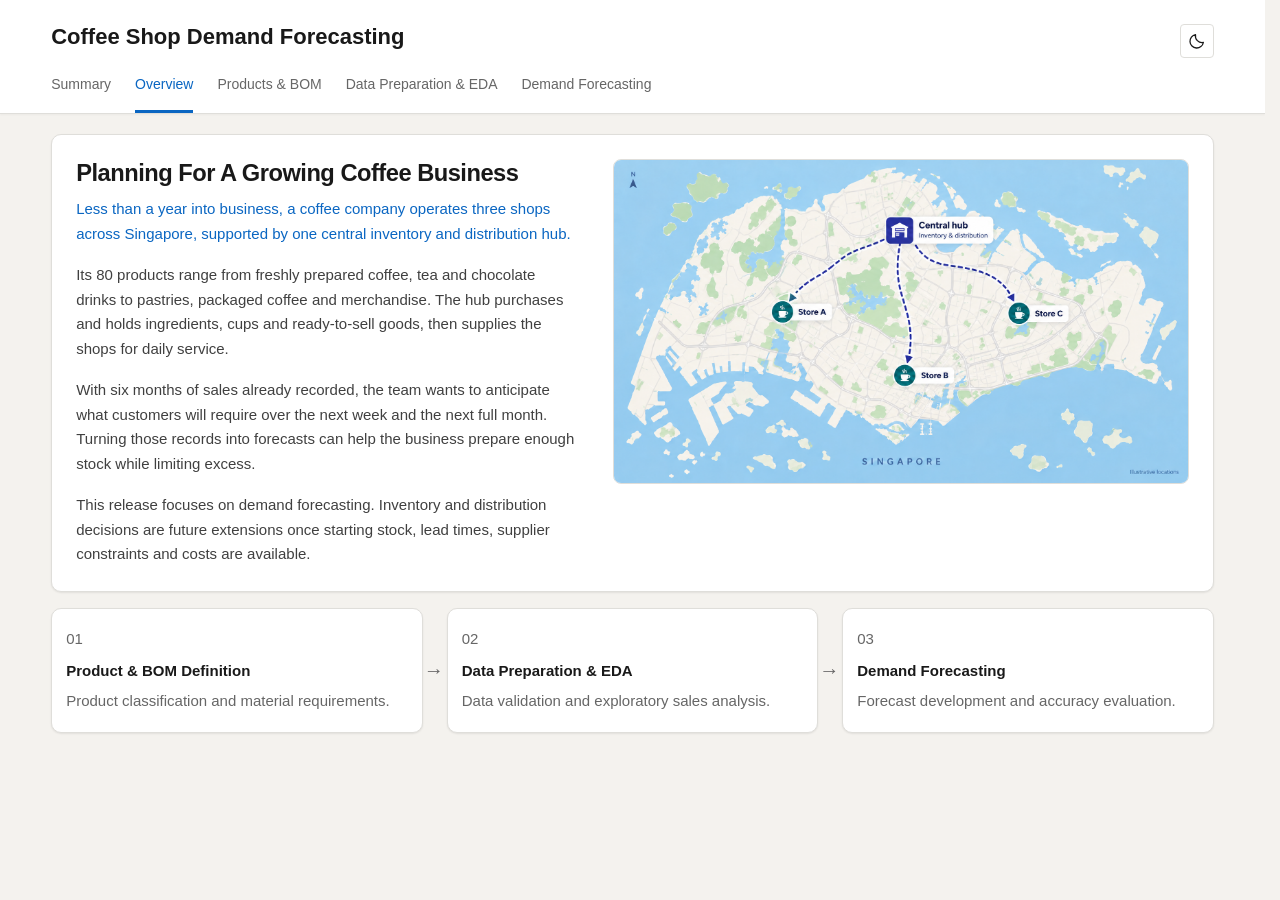
<file: docs/index.html>
<!doctype html><html lang="en"><head><meta charset="utf-8"><meta name="viewport" content="width=device-width,initial-scale=1"><meta name="description" content="Weekly and monthly demand forecasting for a hypothetical three-outlet coffee business in Singapore."><title>Coffee Shop Demand Forecasting</title>
<script>try{document.documentElement.dataset.theme=localStorage.getItem("coffee-theme")||"light"}catch(e){}</script><link rel="stylesheet" href="assets/app.css?v=20260920e"><link rel="stylesheet" href="assets/notebook.css"><link rel="stylesheet" href="assets/presentation.css?v=v10-f4afc1be"></head><body>
<header class="topbar">
<div class="topbar-inner"><a class="brand" href="#overview">Coffee Shop Demand Forecasting</a>
<nav aria-label="Main navigation"><a href="#presentation" id="nav-presentation">Summary</a><a href="#overview" id="nav-overview">Overview</a><a href="#materials" id="nav-materials">Products &amp; BOM</a><a href="#data" id="nav-data">Data Preparation &amp; EDA</a><a href="#forecasting" id="nav-forecasting">Demand Forecasting</a></nav>
<button id="theme-toggle" class="theme-toggle" type="button" aria-label="Switch to dark mode"><svg viewBox="0 0 24 24" aria-hidden="true">
<path d="M20.5 14A9 9 0 0 1 10 3.5 9 9 0 1 0 20.5 14Z"/></svg></button></div></header>
<main><section id="presentation" class="hidden presentation-page" aria-label="Project summary"><p role="status">Loading summary…</p></section><!-- OVERVIEW START --><section id="overview" class="hidden overview-page">
<article class="ov-story" aria-labelledby="ov-story-title">
<div class="ov-story-layout"><div class="ov-story-copy">
<h1 id="ov-story-title">Planning For A Growing Coffee Business</h1>
<p>Less than a year into business, a coffee company operates three shops across Singapore, supported by one central inventory and distribution hub.</p>
<p>Its 80 products range from freshly prepared coffee, tea and chocolate drinks to pastries, packaged coffee and merchandise. The hub purchases and holds ingredients, cups and ready-to-sell goods, then supplies the shops for daily service.</p>
<p>With six months of sales already recorded, the team wants to anticipate what customers will require over the next week and the next full month. Turning those records into forecasts can help the business prepare enough stock while limiting excess.</p>
<p>This release focuses on demand forecasting. Inventory and distribution decisions are future extensions once starting stock, lead times, supplier constraints and costs are available.</p>
</div><figure class="ov-story-picture"><img src="images/singapore-distribution-network.png" width="1672" height="941" alt="Illustrative Singapore map: a central inventory and distribution hub supplies three stores. Arrows run from the hub to Store A, Store B and Store C." fetchpriority="high"></figure></div>
<ol class="ov-roadmap" aria-label="Project analysis roadmap">
<li><a class="ov-process" href="#materials"><span class="ov-step">01</span><h2>Product &amp; BOM Definition</h2><p>Product classification and material requirements.</p></a></li>
<li><a class="ov-process" href="#data"><span class="ov-step">02</span><h2>Data Preparation &amp; EDA</h2><p>Data validation and exploratory sales analysis.</p></a></li>
<li><a class="ov-process" href="#forecasting"><span class="ov-step">03</span><h2>Demand Forecasting</h2><p>Forecast development and accuracy evaluation.</p></a></li>
</ol>
</article></section><!-- OVERVIEW END -->
<p id="status" role="status">Loading analysis…</p>
<section id="data" class="hidden"><div id="data-notebook" class="notebook-layout"></div></section>
<section id="forecasting" class="hidden" aria-label="Demand forecasting"><div id="notebook" class="notebook-layout"></div></section>
<!-- BOM DRAFT START --><section id="materials" class="hidden bom-page">
<h2>1. Start with what the shops sell</h2>
<p>The three shops offer 80 products across nine categories, from freshly made drinks to pastries, packaged goods and merchandise. Before the central hub can plan its stock, we need to distinguish what arrives ready to sell from what the team prepares at the counter. There are 39 ready-to-sell products and 41 prepared drinks. A pastry sale uses one stocked pastry; a drink sale uses ingredients and packaging. That difference determines what the hub needs to buy.</p><div class="scroll"><table><thead><tr><th scope="col">Category</th><th scope="col">Products</th><th scope="col">How it is sold</th><th scope="col">What we stock</th></tr></thead><tbody><tr><td>Coffee</td><td>21</td><td>Prepare on site</td><td>Ingredients + cups / lids</td></tr><tr><td>Tea</td><td>16</td><td>Prepare on site</td><td>Ingredients + cups / lids</td></tr><tr><td>Drinking Chocolate</td><td>4</td><td>Prepare on site</td><td>Ingredients + cups / lids</td></tr><tr><td>Bakery</td><td>11</td><td>Buy and resell</td><td>Product itself</td></tr><tr><td>Coffee beans</td><td>10</td><td>Buy and resell</td><td>Product itself</td></tr><tr><td>Loose Tea</td><td>8</td><td>Buy and resell</td><td>Product itself</td></tr><tr><td>Packaged Chocolate</td><td>3</td><td>Buy and resell</td><td>Product itself</td></tr><tr><td>Flavours</td><td>4</td><td>Buy and resell</td><td>Product itself</td></tr><tr><td>Branded</td><td>3</td><td>Buy and resell</td><td>Product itself</td></tr></tbody></table></div><h2>2. Connect each product to what the hub stocks</h2><p>The categories give us the broad picture; the next step is to identify the stock behind each individual product. A bill of materials (BOM) lists the quantities needed for one sale. For example, a Latte uses beans, milk, a cup and a lid, while a ready-to-sell item maps directly to the product itself.</p><p>The tables below use the project’s defined recipes. Sm, Rg and Lg mean Small, Regular and Large. Shared ingredients appear in more than one recipe because the hub must supply them for all the drinks that use them.</p><h3>Coffee</h3><div class="scroll"><table class="product-bom-table"><colgroup><col style="width:7%"><col style="width:29%"><col style="width:64%"></colgroup><thead><tr><th scope="col">ID</th><th scope="col">Product</th><th scope="col">Stock required per sale</th></tr></thead><tbody><tr><td>22</td><td>Our Old Time Diner Blend Sm</td><td>Our Old Time Diner Blend brewing beans: 13.3 g; Small cup: 1 unit; Small lid: 1 unit</td></tr><tr><td>23</td><td>Our Old Time Diner Blend Rg</td><td>Our Old Time Diner Blend brewing beans: 20 g; Regular cup: 1 unit; Regular lid: 1 unit</td></tr><tr><td>24</td><td>Our Old Time Diner Blend Lg</td><td>Our Old Time Diner Blend brewing beans: 26.7 g; Large cup: 1 unit; Large lid: 1 unit</td></tr><tr><td>25</td><td>Brazilian Sm</td><td>Brazilian brewing beans: 13.3 g; Small cup: 1 unit; Small lid: 1 unit</td></tr><tr><td>26</td><td>Brazilian Rg</td><td>Brazilian brewing beans: 20 g; Regular cup: 1 unit; Regular lid: 1 unit</td></tr><tr><td>27</td><td>Brazilian Lg</td><td>Brazilian brewing beans: 26.7 g; Large cup: 1 unit; Large lid: 1 unit</td></tr><tr><td>28</td><td>Columbian Medium Roast Sm</td><td>Columbian Medium Roast brewing beans: 13.3 g; Small cup: 1 unit; Small lid: 1 unit</td></tr><tr><td>29</td><td>Columbian Medium Roast Rg</td><td>Columbian Medium Roast brewing beans: 20 g; Regular cup: 1 unit; Regular lid: 1 unit</td></tr><tr><td>30</td><td>Columbian Medium Roast Lg</td><td>Columbian Medium Roast brewing beans: 26.7 g; Large cup: 1 unit; Large lid: 1 unit</td></tr><tr><td>31</td><td>Ethiopia Sm</td><td>Ethiopia brewing beans: 13.3 g; Small cup: 1 unit; Small lid: 1 unit</td></tr><tr><td>32</td><td>Ethiopia Rg</td><td>Ethiopia brewing beans: 20 g; Regular cup: 1 unit; Regular lid: 1 unit</td></tr><tr><td>33</td><td>Ethiopia Lg</td><td>Ethiopia brewing beans: 26.7 g; Large cup: 1 unit; Large lid: 1 unit</td></tr><tr><td>34</td><td>Jamaican Coffee River Sm</td><td>Jamaican Coffee River brewing beans: 13.3 g; Small cup: 1 unit; Small lid: 1 unit</td></tr><tr><td>35</td><td>Jamaican Coffee River Rg</td><td>Jamaican Coffee River brewing beans: 20 g; Regular cup: 1 unit; Regular lid: 1 unit</td></tr><tr><td>36</td><td>Jamaican Coffee River Lg</td><td>Jamaican Coffee River brewing beans: 26.7 g; Large cup: 1 unit; Large lid: 1 unit</td></tr><tr><td>37</td><td>Espresso shot</td><td>House espresso beans: 18 g; Espresso cup: 1 unit</td></tr><tr><td>38</td><td>Latte Sm</td><td>House espresso beans: 18 g; Dairy milk: 180 ml; Small cup: 1 unit; Small lid: 1 unit</td></tr><tr><td>39</td><td>Latte Rg</td><td>House espresso beans: 18 g; Dairy milk: 240 ml; Regular cup: 1 unit; Regular lid: 1 unit</td></tr><tr><td>40</td><td>Cappuccino Sm</td><td>House espresso beans: 18 g; Dairy milk: 120 ml; Small cup: 1 unit; Small lid: 1 unit</td></tr><tr><td>41</td><td>Cappuccino Lg</td><td>House espresso beans: 18 g; Dairy milk: 240 ml; Large cup: 1 unit; Large lid: 1 unit</td></tr><tr><td>87</td><td>Ouro Brasileiro shot</td><td>Ouro Brasileiro espresso beans: 18 g; Espresso cup: 1 unit</td></tr></tbody></table></div><h3>Tea</h3><div class="scroll"><table class="product-bom-table"><colgroup><col style="width:7%"><col style="width:29%"><col style="width:64%"></colgroup><thead><tr><th scope="col">ID</th><th scope="col">Product</th><th scope="col">Stock required per sale</th></tr></thead><tbody><tr><td>42</td><td>Lemon Grass Rg</td><td>Lemon Grass brewing tea: 3 g; Regular cup: 1 unit; Regular lid: 1 unit</td></tr><tr><td>43</td><td>Lemon Grass Lg</td><td>Lemon Grass brewing tea: 4 g; Large cup: 1 unit; Large lid: 1 unit</td></tr><tr><td>44</td><td>Peppermint Rg</td><td>Peppermint brewing tea: 3 g; Regular cup: 1 unit; Regular lid: 1 unit</td></tr><tr><td>45</td><td>Peppermint Lg</td><td>Peppermint brewing tea: 4 g; Large cup: 1 unit; Large lid: 1 unit</td></tr><tr><td>46</td><td>Serenity Green Tea Rg</td><td>Serenity Green Tea brewing tea: 3 g; Regular cup: 1 unit; Regular lid: 1 unit</td></tr><tr><td>47</td><td>Serenity Green Tea Lg</td><td>Serenity Green Tea brewing tea: 4 g; Large cup: 1 unit; Large lid: 1 unit</td></tr><tr><td>48</td><td>English Breakfast Rg</td><td>English Breakfast brewing tea: 3 g; Regular cup: 1 unit; Regular lid: 1 unit</td></tr><tr><td>49</td><td>English Breakfast Lg</td><td>English Breakfast brewing tea: 4 g; Large cup: 1 unit; Large lid: 1 unit</td></tr><tr><td>50</td><td>Earl Grey Rg</td><td>Earl Grey brewing tea: 3 g; Regular cup: 1 unit; Regular lid: 1 unit</td></tr><tr><td>51</td><td>Earl Grey Lg</td><td>Earl Grey brewing tea: 4 g; Large cup: 1 unit; Large lid: 1 unit</td></tr><tr><td>52</td><td>Traditional Blend Chai Rg</td><td>Traditional Blend Chai brewing tea: 3 g; Regular cup: 1 unit; Regular lid: 1 unit</td></tr><tr><td>53</td><td>Traditional Blend Chai Lg</td><td>Traditional Blend Chai brewing tea: 4 g; Large cup: 1 unit; Large lid: 1 unit</td></tr><tr><td>54</td><td>Morning Sunrise Chai Rg</td><td>Morning Sunrise Chai brewing tea: 3 g; Regular cup: 1 unit; Regular lid: 1 unit</td></tr><tr><td>55</td><td>Morning Sunrise Chai Lg</td><td>Morning Sunrise Chai brewing tea: 4 g; Large cup: 1 unit; Large lid: 1 unit</td></tr><tr><td>56</td><td>Spicy Eye Opener Chai Rg</td><td>Spicy Eye Opener Chai brewing tea: 3 g; Regular cup: 1 unit; Regular lid: 1 unit</td></tr><tr><td>57</td><td>Spicy Eye Opener Chai Lg</td><td>Spicy Eye Opener Chai brewing tea: 4 g; Large cup: 1 unit; Large lid: 1 unit</td></tr></tbody></table></div><h3>Drinking Chocolate</h3><div class="scroll"><table class="product-bom-table"><colgroup><col style="width:7%"><col style="width:29%"><col style="width:64%"></colgroup><thead><tr><th scope="col">ID</th><th scope="col">Product</th><th scope="col">Stock required per sale</th></tr></thead><tbody><tr><td>58</td><td>Dark chocolate Rg</td><td>Dark chocolate premix: 25 g; Dairy milk: 240 ml; Regular cup: 1 unit; Regular lid: 1 unit</td></tr><tr><td>59</td><td>Dark chocolate Lg</td><td>Dark chocolate premix: 35 g; Dairy milk: 360 ml; Large cup: 1 unit; Large lid: 1 unit</td></tr><tr><td>60</td><td>Sustainably Grown Organic Rg</td><td>Organic chocolate premix: 25 g; Dairy milk: 240 ml; Regular cup: 1 unit; Regular lid: 1 unit</td></tr><tr><td>61</td><td>Sustainably Grown Organic Lg</td><td>Organic chocolate premix: 35 g; Dairy milk: 360 ml; Large cup: 1 unit; Large lid: 1 unit</td></tr></tbody></table></div><h3>Bakery</h3><div class="scroll"><table class="product-bom-table"><colgroup><col style="width:7%"><col style="width:29%"><col style="width:64%"></colgroup><thead><tr><th scope="col">ID</th><th scope="col">Product</th><th scope="col">Stock required per sale</th></tr></thead><tbody><tr><td>69</td><td>Hazelnut Biscotti</td><td>Hazelnut Biscotti: 1 unit</td></tr><tr><td>70</td><td>Cranberry Scone</td><td>Cranberry Scone: 1 unit</td></tr><tr><td>71</td><td>Chocolate Croissant</td><td>Chocolate Croissant: 1 unit</td></tr><tr><td>72</td><td>Ginger Scone</td><td>Ginger Scone: 1 unit</td></tr><tr><td>73</td><td>Almond Croissant</td><td>Almond Croissant: 1 unit</td></tr><tr><td>74</td><td>Ginger Biscotti</td><td>Ginger Biscotti: 1 unit</td></tr><tr><td>75</td><td>Croissant</td><td>Croissant: 1 unit</td></tr><tr><td>76</td><td>Chocolate Chip Biscotti</td><td>Chocolate Chip Biscotti: 1 unit</td></tr><tr><td>77</td><td>Oatmeal Scone</td><td>Oatmeal Scone: 1 unit</td></tr><tr><td>78</td><td>Scottish Cream Scone</td><td>Scottish Cream Scone: 1 unit</td></tr><tr><td>79</td><td>Jumbo Savory Scone</td><td>Jumbo Savory Scone: 1 unit</td></tr></tbody></table></div><h3>Coffee beans</h3><div class="scroll"><table class="product-bom-table"><colgroup><col style="width:7%"><col style="width:29%"><col style="width:64%"></colgroup><thead><tr><th scope="col">ID</th><th scope="col">Product</th><th scope="col">Stock required per sale</th></tr></thead><tbody><tr><td>1</td><td>Brazilian - Organic</td><td>Brazilian - Organic: 1 unit</td></tr><tr><td>2</td><td>Our Old Time Diner Blend</td><td>Our Old Time Diner Blend: 1 unit</td></tr><tr><td>3</td><td>Espresso Roast</td><td>Espresso Roast: 1 unit</td></tr><tr><td>4</td><td>Primo Espresso Roast</td><td>Primo Espresso Roast: 1 unit</td></tr><tr><td>5</td><td>Columbian Medium Roast</td><td>Columbian Medium Roast: 1 unit</td></tr><tr><td>6</td><td>Ethiopia</td><td>Ethiopia: 1 unit</td></tr><tr><td>7</td><td>Jamacian Coffee River</td><td>Jamacian Coffee River: 1 unit</td></tr><tr><td>8</td><td>Civet Cat</td><td>Civet Cat: 1 unit</td></tr><tr><td>9</td><td>Organic Decaf Blend</td><td>Organic Decaf Blend: 1 unit</td></tr><tr><td>10</td><td>Guatemalan Sustainably Grown</td><td>Guatemalan Sustainably Grown: 1 unit</td></tr></tbody></table></div><h3>Loose Tea</h3><div class="scroll"><table class="product-bom-table"><colgroup><col style="width:7%"><col style="width:29%"><col style="width:64%"></colgroup><thead><tr><th scope="col">ID</th><th scope="col">Product</th><th scope="col">Stock required per sale</th></tr></thead><tbody><tr><td>11</td><td>Lemon Grass</td><td>Lemon Grass: 1 unit</td></tr><tr><td>12</td><td>Peppermint</td><td>Peppermint: 1 unit</td></tr><tr><td>13</td><td>English Breakfast</td><td>English Breakfast: 1 unit</td></tr><tr><td>14</td><td>Earl Grey</td><td>Earl Grey: 1 unit</td></tr><tr><td>15</td><td>Serenity Green Tea</td><td>Serenity Green Tea: 1 unit</td></tr><tr><td>16</td><td>Traditional Blend Chai</td><td>Traditional Blend Chai: 1 unit</td></tr><tr><td>17</td><td>Morning Sunrise Chai</td><td>Morning Sunrise Chai: 1 unit</td></tr><tr><td>18</td><td>Spicy Eye Opener Chai</td><td>Spicy Eye Opener Chai: 1 unit</td></tr></tbody></table></div><h3>Packaged Chocolate</h3><div class="scroll"><table class="product-bom-table"><colgroup><col style="width:7%"><col style="width:29%"><col style="width:64%"></colgroup><thead><tr><th scope="col">ID</th><th scope="col">Product</th><th scope="col">Stock required per sale</th></tr></thead><tbody><tr><td>19</td><td>Dark chocolate</td><td>Dark chocolate: 1 unit</td></tr><tr><td>20</td><td>Sustainably Grown Organic</td><td>Sustainably Grown Organic: 1 unit</td></tr><tr><td>21</td><td>Chili Mayan</td><td>Chili Mayan: 1 unit</td></tr></tbody></table></div><h3>Flavours</h3><div class="scroll"><table class="product-bom-table"><colgroup><col style="width:7%"><col style="width:29%"><col style="width:64%"></colgroup><thead><tr><th scope="col">ID</th><th scope="col">Product</th><th scope="col">Stock required per sale</th></tr></thead><tbody><tr><td>63</td><td>Carmel syrup</td><td>Carmel syrup: 1 unit</td></tr><tr><td>64</td><td>Hazelnut syrup</td><td>Hazelnut syrup: 1 unit</td></tr><tr><td>65</td><td>Sugar Free Vanilla syrup</td><td>Sugar Free Vanilla syrup: 1 unit</td></tr><tr><td>84</td><td>Chocolate syrup</td><td>Chocolate syrup: 1 unit</td></tr></tbody></table></div><h3>Branded</h3><div class="scroll"><table class="product-bom-table"><colgroup><col style="width:7%"><col style="width:29%"><col style="width:64%"></colgroup><thead><tr><th scope="col">ID</th><th scope="col">Product</th><th scope="col">Stock required per sale</th></tr></thead><tbody><tr><td>81</td><td>I Need My Bean! T-shirt</td><td>I Need My Bean! T-shirt: 1 unit</td></tr><tr><td>82</td><td>I Need My Bean! Diner mug</td><td>I Need My Bean! Diner mug: 1 unit</td></tr><tr><td>83</td><td>I Need My Bean! Latte cup</td><td>I Need My Bean! Latte cup: 1 unit</td></tr></tbody></table></div></section><!-- BOM DRAFT END --></main>
<script src="assets/reading-position.js?v=20261011cleanup1"></script>
<script src="assets/forecast-reader.js?v=20261011cleanup1"></script>
<script src="assets/navigation.js?v=20261011cleanup1"></script>
<script src="assets/appearance.js?v=20261011cleanup1"></script><script src="assets/presentation.js?v=v10-summary1"></script></body></html>
</file>
<file: docs/assets/app.css>
* { box-sizing:border-box; }
:root { --canvas:#f4f2ee; --surface:#ffffff; --surface-subtle:#f3f6f8; --surface-hover:#e2f0fe; --ink:#191919; --text:#404040; --muted:#666666; --line:#dfdeda; --blue:#0a66c2; --blue-hover:#004182; --focus:#70b5f9; --on-accent:#ffffff; --card-shadow:0 1px 2px rgba(0,0,0,.08); --header-height:120px; --page-top-gap:16px; --table-border:#d9e0e6; --table-header:#e8f3ff; --table-header-ink:#16324a; --table-alt:#f7f7f5; }
html { overflow-y:scroll; scrollbar-gutter:stable; }
body { margin:0; font:15px/1.65 -apple-system,BlinkMacSystemFont,"Segoe UI",sans-serif; background:var(--canvas); color:var(--text); }
a { color:var(--blue); }
h1 { font-size:29px; line-height:1.3; font-weight:650; margin:0 0 8px; }
h2 { font-size:23px; line-height:1.4; font-weight:600; margin:24px 0 12px; }
h3 { font-size:18px; font-weight:600; color:var(--ink); }
p { margin:12px 0; }
.hidden { display:none!important; }
#status:empty { display:none; }
.topbar { display:block; padding:0; min-height:0; position:sticky; top:0; z-index:30; background:var(--surface); border-bottom:1px solid var(--line); }
.topbar-inner { position:relative; max-width:1440px; margin:auto; padding:22px calc(50px + 4vw) 0 4vw; display:flex; flex-direction:column; align-items:flex-start; gap:8px; }
.brand { font-weight:650; text-decoration:none; color:var(--ink); white-space:normal; font-size:22px; line-height:1.4; }
nav { display:flex; gap:28px; }
.topbar nav { flex-wrap:wrap; gap:0 24px; }
nav a { display:block; padding:12px 0 14px; border-bottom:3px solid transparent; text-decoration:none; color:var(--muted); font-size:14px; }
nav a.active { color:var(--blue); border-color:var(--blue); }
nav a:hover { color:var(--blue); }
main { max-width:1440px; padding:0 4vw 36px; margin:auto; }
.notebook-layout { display:grid; grid-template-columns:250px minmax(0,1fr); gap:35px; }
.notebook-body { min-width:0; max-width:none; padding-top:var(--page-top-gap); }
.notebook-toc { position:sticky; align-self:start; overflow:auto; padding:var(--page-top-gap) 15px 16px 0; font-size:12px; top:var(--header-height); max-height:calc(100vh - var(--header-height)); }
.notebook-toc .toc-group { font-size:12px; font-weight:650; color:var(--ink); margin:18px 0 5px; line-height:1.4; }
.notebook-toc .toc-group:first-child { margin-top:0; }
.notebook-toc a { display:block; text-decoration:none; color:var(--muted); padding:5px 0 5px 10px; border-left:1px solid var(--line); line-height:1.45; }
.notebook-toc a:hover,.notebook-toc a.reading-active { color:var(--blue); background:transparent; border-left-color:var(--line); font-weight:400; }
.notebook-part { color:var(--ink); font-size:27px; margin:32px 0 12px; line-height:1.35; }
.notebook-part:first-child { margin-top:0; }
.notebook-part + .nb-markdown h2 { border-top:0; margin-top:0; padding-top:0; }
.nb-markdown { margin:12px 0 16px; scroll-margin-top:calc(var(--header-height) + 16px); }
.nb-markdown h1 { font-size:25px; }
.nb-markdown h2 { padding-top:0; margin-top:32px; border-top:0; color:var(--ink); }
.nb-markdown p { line-height:1.8; max-width:none; width:100%; }
.nb-output { display:grid; grid-template-columns:1fr; margin:12px 0; min-width:0; }
.nb-output > .cell-prompt { display:none; }
.cell-body { min-width:0; overflow:auto; }
.nb-output pre { font:12.5px/1.65 Consolas,"Cascadia Code",monospace; margin:0; white-space:pre; color:#253242; }
.nb-output .cell-body { padding:0; }
.nb-output pre { background:transparent; }
.nb-figure { width:100%; height:auto; display:block; max-width:1100px; }
.nb-output div:has(>table),.scroll { overflow:auto; }
select { width:100%; min-width:0; padding:10px; border:1px solid var(--line); border-radius:4px; background:var(--surface); color:var(--ink); font:14px "Segoe UI",sans-serif; margin-top:6px; }
select:focus { outline:2px solid var(--focus); outline-offset:1px; }
button { cursor:pointer; color:var(--on-accent); background:var(--blue); border:1px solid var(--blue); padding:10px 16px; border-radius:4px; font:14px "Segoe UI",sans-serif; }
button:disabled { opacity:.45; cursor:default; }
button:hover:not(:disabled) { background:var(--blue-hover); }
table,.nb-output table { border-collapse:collapse; width:100%; max-width:100%; font-size:12px; white-space:nowrap; border:1px solid var(--table-border)!important; background:var(--surface); color:var(--ink); }
th,td,.nb-output th,.nb-output td,td.numeric,.nb-output td.numeric { padding:9px 12px; border:1px solid var(--table-border)!important; text-align:center!important; vertical-align:middle!important; }
th,.nb-output th { font-weight:bold; background:transparent; color:inherit; }
td.numeric,.nb-output td.numeric { font-variant-numeric:tabular-nums; }
thead,.nb-output thead { border-bottom:1px solid var(--table-border); }
tbody tr:nth-child(odd),.nb-output tbody tr:nth-child(odd) { background:var(--surface); }
tbody tr:nth-child(even),.nb-output tbody tr:nth-child(even) { background:var(--table-alt); }
tbody tr:hover,.nb-output tbody tr:hover { background:var(--surface-hover); }
thead th,.nb-output thead th { background:var(--table-header)!important; color:var(--table-header-ink); border-bottom-color:var(--table-border)!important; }
svg { width:100%; height:auto; display:block; }
details { margin:22px 0; }
summary { cursor:pointer; font-size:14px; margin-bottom:14px; color:var(--blue); }
.error { color:#a32929; }
.theme-toggle { position:absolute; right:4vw; top:24px; background:transparent; color:var(--ink); border:1px solid var(--line); font-size:12px; width:34px; height:34px; padding:7px; display:grid; place-items:center; }
.theme-toggle:hover:not(:disabled) { background:var(--surface-hover); }
.theme-toggle svg,html[data-theme="dark"] .theme-toggle svg { width:18px; height:18px; fill:none; stroke:currentColor; stroke-width:1.7; stroke-linecap:round; stroke-linejoin:round; background:transparent; }
.bom-page { padding:var(--page-top-gap) 0 40px; }
.bom-page h2 { margin-top:32px; }
.bom-page h3 { margin-top:24px; }
.bom-page table { white-space:normal; }
.bom-page td { line-height:1.6; }
.bom-page > h2:first-child { margin-top:0; }
.product-bom-table { table-layout:fixed; width:100%; min-width:600px; }
.product-bom-table td { overflow-wrap:break-word; }
.overview-page { padding:var(--page-top-gap) 0 40px; }
.ov-story-layout { display:grid; grid-template-columns:minmax(0,1fr) minmax(0,1.15fr); gap:36px; align-items:start; }
.ov-story-copy { min-width:0; }
.ov-story-copy h1 { color:var(--ink); font-family:inherit; font-size:clamp(18px,1.85vw,30px); white-space:nowrap; line-height:1.2; font-weight:650; letter-spacing:-.5px; margin:0 0 10px; }
.ov-story-copy p { margin:0 0 16px; font-size:15px; line-height:1.65; }
.ov-story-copy h1 + p { color:var(--blue); }
.ov-story-copy p:last-child { margin-bottom:0; }
.ov-story-picture { margin:0; }
.ov-story-picture img { display:block; width:100%; height:auto; border:1px solid var(--line); border-radius:5px; }
.ov-roadmap { display:grid; grid-template-columns:repeat(3,minmax(0,1fr)); gap:24px; list-style:none; margin:28px 0 0; padding:28px 0 0; border-top:1px solid var(--line); }
.ov-roadmap li { position:relative; display:flex; min-width:0; }
.ov-roadmap li:not(:last-child)::after { content:"→"; position:absolute; right:-21px; top:50%; transform:translateY(-50%); color:var(--muted); font-size:20px; }
.ov-process { display:block; width:100%; padding:18px 14px; border:1px solid var(--line); border-radius:6px; background:var(--surface); color:var(--ink); text-decoration:none; transition:background-color .15s,border-color .15s; }
.ov-process:hover,.ov-process:focus-visible { background:var(--surface-hover); border-color:var(--blue); outline:2px solid transparent; }
.ov-step { font-size:15px; color:var(--muted); }
.ov-roadmap h2 { font-size:15px; line-height:1.4; margin:8px 0; font-weight:600; }
.ov-roadmap p { font-size:15px; line-height:1.65; margin:0; color:var(--muted); }
#materials,:is(#data,#forecasting) { font-size:15px; }
#materials p,:is(#data,#forecasting) p,#materials label,#materials select,#materials input,#materials table,:is(#data,#forecasting) table,:is(#data,#forecasting) .nb-output table { font-size:15px; line-height:1.65; }
#materials h2,:is(#data,#forecasting) .notebook-part { font-size:24px; font-weight:600; }
#materials h3,:is(#data,#forecasting) .nb-markdown h2 { font-size:20px; font-weight:600; }
#materials th,:is(#data,#forecasting) th,:is(#data,#forecasting) .nb-output th { font-weight:600; }
#materials td,:is(#data,#forecasting) td { font-weight:400; }
:is(#data,#forecasting) .notebook-toc,:is(#data,#forecasting) .notebook-toc .toc-group { font-size:14px; }
:is(#data,#forecasting) .notebook-toc .toc-group { font-weight:600; }
:is(#data,#forecasting) .nb-output pre { font-size:13px; }
:is(#forecasting) .nb-output:has(> .cell-body > h3:only-child) { margin:20px 0 8px; }
:is(#forecasting) .nb-output:has(> .cell-body > h3:only-child) > .cell-body { padding:0; }
:is(#forecasting) .nb-output .cell-body > h3:only-child { margin:0; font-size:18px; font-weight:600; line-height:1.4; }
:is(#forecasting) .nb-output:has(> .cell-body > h3:only-child) + .nb-output:has(> .cell-body > p:only-child) { margin-top:0; }
.nb-output:has(> .cell-body > p:only-child) { margin:12px 0; }
.nb-output:has(> .cell-body > p:only-child) > .cell-body { padding:0; }
:is(#data,#forecasting) .nb-output .cell-body > p { margin:0; }
:is(#forecasting) .nb-output table.metric-explanation { width:100%; table-layout:fixed; }
:is(#forecasting) .nb-output table.metric-explanation th,:is(#forecasting) .nb-output table.metric-explanation td { white-space:normal; overflow-wrap:anywhere; }
:is(#forecasting) .nb-output table.metric-explanation th:nth-child(1) { width:14%; }
:is(#forecasting) .nb-output table.metric-explanation th:nth-child(2) { width:26%; }
:is(#forecasting) .nb-output table.metric-explanation th:nth-child(3) { width:60%; }
html[data-theme="dark"] { color-scheme:dark; --canvas:#171717; --surface:#202020; --surface-subtle:#2a2a2a; --surface-hover:#343434; --ink:#f3f2ef; --text:#dedede; --muted:#a8a8a8; --line:#3a3a3a; --blue:#70b5f9; --blue-hover:#a8d4ff; --focus:#70b5f9; --on-accent:#10233a; --card-shadow:0 1px 2px rgba(0,0,0,.4); --table-border:#424242; --table-header:#30485c; --table-header-ink:#f3f2ef; --table-alt:#272727; }
html[data-theme="dark"] body { background:var(--canvas); color:var(--text); }
html[data-theme="dark"] .topbar { background:var(--surface); border-color:var(--line); }
html[data-theme="dark"] .brand,html[data-theme="dark"] h1,html[data-theme="dark"] h2,html[data-theme="dark"] h3 { color:var(--ink); }
html[data-theme="dark"] nav a.active,html[data-theme="dark"] nav a:hover { color:var(--blue); border-bottom-color:var(--blue); }
html[data-theme="dark"] .notebook-toc { background:var(--canvas); }
html[data-theme="dark"] .theme-toggle:hover { background:var(--surface-hover); }
html[data-theme="dark"] .nb-output pre { color:#ddd; }
html[data-theme="dark"] select { background:var(--surface); color:var(--ink); border-color:var(--line); }
html[data-theme="dark"] table,html[data-theme="dark"] .nb-output table { background:var(--surface); color:var(--text); }
html[data-theme="dark"] tbody tr:nth-child(odd),html[data-theme="dark"] .nb-output tbody tr:nth-child(odd) { background:var(--surface); }
html[data-theme="dark"] tbody tr:nth-child(even),html[data-theme="dark"] .nb-output tbody tr:nth-child(even) { background:var(--table-alt); }
html[data-theme="dark"] tbody tr:hover,html[data-theme="dark"] .nb-output tbody tr:hover { background:var(--surface-hover); }
html[data-theme="dark"] th,html[data-theme="dark"] .nb-output th { background:var(--surface-subtle); color:var(--ink); }
html[data-theme="dark"] thead th,html[data-theme="dark"] .nb-output thead th { background:var(--table-header)!important; color:var(--table-header-ink); }
html[data-theme="dark"] tbody th,html[data-theme="dark"] .nb-output tbody th { background:inherit; }
html[data-theme="dark"] svg { background:white; border-radius:4px; }
html[data-theme="dark"] .nb-figure { background:white; }
html[data-theme="dark"] .error { color:#ffada8; }
html[data-theme="dark"] .ov-process:hover,html[data-theme="dark"] .ov-process:focus-visible { background:var(--surface-hover); }
@media(max-width:1100px) { .ov-roadmap { gap:18px; } }
@media(max-width:1000px) { .notebook-layout { grid-template-columns:230px minmax(0,1fr); gap:20px; } }
@media(max-width:850px) { .ov-story-layout { grid-template-columns:1fr; gap:24px; } .ov-story-picture img { position:static; height:auto; } }
@media(max-width:700px) {
 .topbar { padding:15px 18px 0; } .topbar-inner { padding:var(--page-top-gap) 16px 0; } .brand { font-size:19px; padding-right:45px; }
 nav { gap:22px; } nav a { padding:14px 0 12px; font-size:13px; } main { padding-left:16px; padding-right:16px; }
 .nb-output { grid-template-columns:1fr; } .nb-output pre { font-size:12px; } .nb-markdown h2 { font-size:21px; }
 .nb-figure { min-width:0; max-width:100%; } .nb-output .cell-body { overflow:auto; } .notebook-part { font-size:24px; }
 .ov-roadmap { grid-template-columns:1fr; } .ov-roadmap li:not(:last-child)::after { display:none; }
 .notebook-layout { display:block; } .notebook-toc { border-bottom:1px solid var(--line); padding-bottom:14px; position:sticky; top:var(--header-height); z-index:10; background:white; max-height:180px; margin-bottom:0; }
 .theme-toggle { right:16px; top:17px; font-size:11px; padding:7px; } .notebook-body { padding-top:var(--page-top-gap); }
 .nb-markdown { scroll-margin-top:calc(var(--header-height) + 196px); } .ov-story-copy h1 { font-size:clamp(12px,4.2vw,26px); }
}
@media print { .topbar,.notebook-toc { display:none; } .nb-output { break-inside:avoid; } main { padding:0; } .cell-body { overflow:visible; } .nb-output pre { white-space:pre-wrap; } .nb-markdown h2 { break-after:avoid; } body { background:white; } .notebook-part { color:#303630; } .notebook-layout { display:block; } }

/* Result tables share one disclosure bar and consistent column widths. */
:is(#forecasting) .result-details { margin:12px 0 20px; }
#forecasting .result-details > summary { cursor:pointer; padding:12px 16px; color:var(--blue); background:var(--surface-subtle); border:1px solid var(--line); margin:0; text-align:center; list-style:none; font-size:14px; line-height:1.65; }
#forecasting .result-details > summary:hover { background:var(--surface-hover); }
#forecasting .result-details > summary:focus-visible { outline:2px solid var(--blue); outline-offset:2px; }
:is(#forecasting) .result-table > .result-expansion { margin:0; }
#forecasting .result-details.result-expansion > summary { display:flex; align-items:center; justify-content:center; gap:12px; border-top:0; }
:is(#forecasting) .result-expansion > summary::-webkit-details-marker { display:none; }
:is(#forecasting) .collapse-label { display:none; }
:is(#forecasting) .result-expansion[open] .expand-label { display:none; }
:is(#forecasting) .result-expansion[open] .collapse-label { display:inline; }
:is(#forecasting) .disclosure-icon::after { content:'+'; font-size:18px; }
:is(#forecasting) .result-expansion[open] .disclosure-icon::after { content:'−'; }
:is(#forecasting) .nb-output table.forecast-results { width:100%; table-layout:fixed; }
:is(#forecasting) .nb-output table.forecast-results :is(th,td) { white-space:normal; overflow-wrap:anywhere; }
html[data-theme="dark"] #forecasting .result-details > summary { background:var(--surface-subtle); }
html[data-theme="dark"] #forecasting .result-details > summary:hover { background:var(--surface-hover); }

:is(#forecasting) table.forecast-quantities th:first-child { width: 27%; }
:is(#forecasting) table.forecast-quantities th:nth-child(2) { width: 5%; }
:is(#forecasting) table.forecast-quantities :is(th,td) { padding: 10px 5px; }

:is(#forecasting) .nb-figure[alt="Forecasting workflow"] { min-width:0; max-width:100%; }

.forecast-controls { display:flex; gap:24px; flex-wrap:wrap; margin:12px 0; }
.forecast-controls label { display:grid; gap:6px; flex:1; min-width:180px; }
.forecast-controls select { padding:10px; font:inherit; color:var(--ink); background:var(--surface); border:1px solid var(--line); border-radius:4px; }
.item-forecast-panel svg { width:100%; height:auto; background:white; }
.item-forecast-panel[hidden] { display:none; }
.forecast-total { padding:10px 0; }

.method-demo { margin-top:0; }
.method-demo-panel[hidden] { display:none; }
.method-demo-panel svg { width:100%; height:auto; background:white; }

.method-explanation { margin:16px 0 20px; font-size:15px; line-height:1.65; }
.method-explanation > div { display:grid; grid-template-columns:145px minmax(0,1fr); gap:16px; margin:8px 0; }
.method-explanation dt { font-weight:500; color:var(--blue); }
.method-explanation dd { margin:0; }
@media(max-width:600px) { .method-explanation > div { grid-template-columns:1fr; gap:2px; } }

.method-demo .method-explanation { min-height:var(--explanation-height, 0px); }

/* Keep the teaching chart above its controls and explanation. */
.method-demo { display:flex; flex-direction:column; }
.method-demo > .forecast-controls { order:2; }
.method-demo-panel:not([hidden]) { display:contents; }
.method-demo-panel > svg { order:1; }
.method-demo-panel > .method-explanation { order:3; }

/* Hidden navigation entries do not occupy space. */
nav a[hidden] { display: none !important; }
/* Unified reader: exact chapter names, stable horizon controls, responsive TOC. */
:is(#data,#forecasting) .notebook-layout { grid-template-columns:265px minmax(0,1fr); gap:28px; }
:is(#data,#forecasting) .notebook-toc { overflow-x:hidden; }
:is(#data,#forecasting) .notebook-toc a { white-space:nowrap; }
.toc-toggle { display:none; }
.forecast-chapter { scroll-margin-top:calc(var(--header-height) + 100px); }
.forecast-variant[hidden] { display:none !important; }
#forecasting .notebook-body { overflow-anchor:none; }
.forecast-results-region { position:relative; margin-top:16px; overflow-anchor:none; }
.forecast-switchbar { position:sticky; top:var(--header-height); z-index:20; display:flex; align-items:center; justify-content:center; flex-direction:row; gap:16px; padding:8px 0; background:var(--canvas); }
.forecast-switch-label { color:var(--ink); font-size:15px; font-weight:600; }
.horizon-buttons { display:flex; border:1px solid var(--line); border-radius:7px; padding:3px; gap:3px; background:var(--surface-subtle); }
.horizon-buttons button { display:flex; flex-direction:row; align-items:center; justify-content:center; gap:5px; width:auto; min-height:36px; white-space:nowrap; border:0; border-radius:5px; background:transparent; color:var(--muted); padding:6px 14px; line-height:1.35; }
.horizon-buttons button strong { font-size:15px; font-weight:600; }
.horizon-buttons button span { font-size:13px; }
.horizon-buttons button[aria-pressed="true"] { background:var(--blue); color:var(--on-accent); }
.horizon-buttons button:hover:not([aria-pressed="true"]) { background:var(--surface-hover); color:var(--ink); }
.horizon-buttons button:focus-visible { outline:2px solid var(--blue); outline-offset:2px; }
html[data-theme="dark"] .forecast-switchbar { background:var(--canvas); }
html[data-theme="dark"] .horizon-buttons { background:var(--surface-subtle); }
html[data-theme="dark"] .horizon-buttons button:hover:not([aria-pressed="true"]) { background:var(--surface-hover); }
@media(max-width:1000px) {
 :is(#data,#forecasting) .notebook-layout { display:block; }
 :is(#data,#forecasting) .notebook-toc { position:sticky; top:var(--header-height); z-index:25; margin:0; padding:0; max-height:none; border-bottom:1px solid var(--line); overflow:visible; background:var(--canvas); }
 html[data-theme="dark"] :is(#data,#forecasting) .notebook-toc { background:var(--canvas); }
 .toc-toggle { display:flex; align-items:center; justify-content:space-between; width:100%; height:44px; background:transparent; color:var(--ink); border:0; padding:8px 0; text-align:left; }
 .toc-toggle:hover:not(:disabled) { background:transparent; color:var(--blue); }
 .notebook-toc .toc-links { display:none; }
 .notebook-toc.toc-expanded .toc-links { display:block; position:absolute; left:0; right:0; padding:12px 16px; max-height:50vh; overflow-y:auto; background:var(--surface); border:1px solid var(--line); box-shadow:0 8px 18px #0001; }
 html[data-theme="dark"] .notebook-toc.toc-expanded .toc-links { background:var(--surface); }
 .forecast-switchbar { top:calc(var(--header-height) + 45px); }
}
@media(max-width:500px) {
 .horizon-buttons { min-width:0; }
 .forecast-switch-label { font-size:12px; white-space:nowrap; }
 .horizon-buttons button { padding:6px; gap:3px; }
 .horizon-buttons button strong,.horizon-buttons button span { font-size:11px; }
 .horizon-buttons button { flex:1; width:auto; }
 .forecast-switchbar { gap:8px; }
 :is(#data,#forecasting) .nb-markdown h2 { font-size:18px; }
}
@media print { .forecast-switchbar,.toc-toggle { display:none; } }


/* Group headings replace duplicate chapter separators. */
.forecast-chapter > .notebook-part { margin:32px 0 12px; }
.forecast-chapter:first-child > .notebook-part { margin-top:12px; }
/* Every tab starts from the shared page gap; nested chapter wrappers add no extra offset. */
.notebook-body > .forecast-chapter:first-child > .notebook-part { margin-top:0; }
.forecast-chapter > .notebook-part + .nb-markdown h2 { border-top:0; margin-top:0; padding-top:0; }

/* LinkedIn-inspired page canvas and content cards. */
.topbar { box-shadow:0 1px 2px rgba(0,0,0,.04); }
main { padding-bottom:48px; }
.overview-page,.bom-page,:is(#data,#forecasting) { padding-top:20px; }
.ov-story-layout,
.ov-process,
.bom-section,
#data .analysis-card,
#forecasting .forecast-chapter {
 background:var(--surface);
 border:1px solid var(--line);
 border-radius:10px;
 box-shadow:var(--card-shadow);
}
.ov-story { display:contents; }
.ov-story-layout { padding:24px; }
.ov-roadmap { margin-top:16px; padding-top:0; border-top:0; }
.ov-process { border-radius:10px; }
.ov-story-picture img { border-radius:8px; }
.bom-page { margin:0; padding-bottom:32px; }
.bom-section { margin:0 0 16px; padding:24px; }
.bom-section > h2:first-child { margin-top:0; }

:is(#data,#forecasting) .notebook-layout { align-items:start; gap:20px; }
:is(#data,#forecasting) .notebook-toc {
 top:calc(var(--header-height) + 20px);
 max-height:calc(100vh - var(--header-height) - 40px);
 padding:18px 16px;
 background:var(--surface);
 border:1px solid var(--line);
 border-radius:10px;
 box-shadow:var(--card-shadow);
}
:is(#data,#forecasting) .notebook-toc a { margin:0 -5px; padding:6px 8px 6px 12px; border-left:2px solid transparent; border-radius:0 4px 4px 0; }
:is(#data,#forecasting) .notebook-toc a:hover { background:var(--surface-subtle); border-left-color:var(--focus); }
:is(#data,#forecasting) .notebook-toc a.reading-active { background:var(--surface-hover); border-left-color:var(--blue); color:var(--blue); font-weight:600; }

#data .notebook-body { padding:0; }
#data .analysis-card { margin:0 0 16px; padding:24px; }
#data .analysis-card > .notebook-part:first-child { margin:0 0 12px; }
#forecasting .notebook-body { padding-top:0; }
#forecasting .forecast-chapter { margin:0 0 16px; padding:24px; }
#forecasting .forecast-chapter > :first-child { margin-top:0; }
#forecasting .forecast-chapter > :last-child { margin-bottom:0; }
.forecast-results-region { margin-top:0; }
.forecast-switchbar {
 width:max-content;
 max-width:100%;
 margin:0 auto 16px;
 padding:8px 12px;
 background:var(--surface);
 border:1px solid var(--line);
 border-radius:10px;
 box-shadow:var(--card-shadow);
}
html[data-theme="dark"] .notebook-toc,
html[data-theme="dark"] .forecast-switchbar { background:var(--surface); }

@media(max-width:1000px) {
 :is(#data,#forecasting) .notebook-toc {
  top:var(--header-height);
  max-height:none;
  margin-bottom:16px;
  padding:0 14px;
  background:var(--surface);
  border-radius:8px;
 }
 html[data-theme="dark"] :is(#data,#forecasting) .notebook-toc { background:var(--surface); }
 .forecast-switchbar { top:calc(var(--header-height) + 60px); }
}
@media(max-width:700px) {
 main { padding-left:12px; padding-right:12px; }
 .ov-story-layout,.ov-process,.bom-section,#data .analysis-card,#forecasting .forecast-chapter { padding:16px; border-radius:8px; }
 .overview-page,.bom-page,:is(#data,#forecasting) { padding-top:12px; }
 .ov-roadmap { margin-top:12px; }
}
</file>
<file: docs/assets/notebook.css>
pre { line-height: 125%; }
td.linenos .normal { color: inherit; background-color: transparent; padding-left: 5px; padding-right: 5px; }
span.linenos { color: inherit; background-color: transparent; padding-left: 5px; padding-right: 5px; }
td.linenos .special { color: #000000; background-color: #ffffc0; padding-left: 5px; padding-right: 5px; }
span.linenos.special { color: #000000; background-color: #ffffc0; padding-left: 5px; padding-right: 5px; }
.highlight .hll { background-color: #ffffcc }
.highlight { background: #f8f8f8; }
.highlight .c { color: #3D7B7B; font-style: italic } /* Comment */
.highlight .err { border: 1px solid #F00 } /* Error */
.highlight .k { color: #008000; font-weight: bold } /* Keyword */
.highlight .o { color: #666 } /* Operator */
.highlight .ch { color: #3D7B7B; font-style: italic } /* Comment.Hashbang */
.highlight .cm { color: #3D7B7B; font-style: italic } /* Comment.Multiline */
.highlight .cp { color: #9C6500 } /* Comment.Preproc */
.highlight .cpf { color: #3D7B7B; font-style: italic } /* Comment.PreprocFile */
.highlight .c1 { color: #3D7B7B; font-style: italic } /* Comment.Single */
.highlight .cs { color: #3D7B7B; font-style: italic } /* Comment.Special */
.highlight .gd { color: #A00000 } /* Generic.Deleted */
.highlight .ge { font-style: italic } /* Generic.Emph */
.highlight .ges { font-weight: bold; font-style: italic } /* Generic.EmphStrong */
.highlight .gr { color: #E40000 } /* Generic.Error */
.highlight .gh { color: #000080; font-weight: bold } /* Generic.Heading */
.highlight .gi { color: #008400 } /* Generic.Inserted */
.highlight .go { color: #717171 } /* Generic.Output */
.highlight .gp { color: #000080; font-weight: bold } /* Generic.Prompt */
.highlight .gs { font-weight: bold } /* Generic.Strong */
.highlight .gu { color: #800080; font-weight: bold } /* Generic.Subheading */
.highlight .gt { color: #04D } /* Generic.Traceback */
.highlight .kc { color: #008000; font-weight: bold } /* Keyword.Constant */
.highlight .kd { color: #008000; font-weight: bold } /* Keyword.Declaration */
.highlight .kn { color: #008000; font-weight: bold } /* Keyword.Namespace */
.highlight .kp { color: #008000 } /* Keyword.Pseudo */
.highlight .kr { color: #008000; font-weight: bold } /* Keyword.Reserved */
.highlight .kt { color: #B00040 } /* Keyword.Type */
.highlight .m { color: #666 } /* Literal.Number */
.highlight .s { color: #BA2121 } /* Literal.String */
.highlight .na { color: #687822 } /* Name.Attribute */
.highlight .nb { color: #008000 } /* Name.Builtin */
.highlight .nc { color: #00F; font-weight: bold } /* Name.Class */
.highlight .no { color: #800 } /* Name.Constant */
.highlight .nd { color: #A2F } /* Name.Decorator */
.highlight .ni { color: #717171; font-weight: bold } /* Name.Entity */
.highlight .ne { color: #CB3F38; font-weight: bold } /* Name.Exception */
.highlight .nf { color: #00F } /* Name.Function */
.highlight .nl { color: #767600 } /* Name.Label */
.highlight .nn { color: #00F; font-weight: bold } /* Name.Namespace */
.highlight .nt { color: #008000; font-weight: bold } /* Name.Tag */
.highlight .nv { color: #19177C } /* Name.Variable */
.highlight .ow { color: #A2F; font-weight: bold } /* Operator.Word */
.highlight .w { color: #BBB } /* Text.Whitespace */
.highlight .mb { color: #666 } /* Literal.Number.Bin */
.highlight .mf { color: #666 } /* Literal.Number.Float */
.highlight .mh { color: #666 } /* Literal.Number.Hex */
.highlight .mi { color: #666 } /* Literal.Number.Integer */
.highlight .mo { color: #666 } /* Literal.Number.Oct */
.highlight .sa { color: #BA2121 } /* Literal.String.Affix */
.highlight .sb { color: #BA2121 } /* Literal.String.Backtick */
.highlight .sc { color: #BA2121 } /* Literal.String.Char */
.highlight .dl { color: #BA2121 } /* Literal.String.Delimiter */
.highlight .sd { color: #BA2121; font-style: italic } /* Literal.String.Doc */
.highlight .s2 { color: #BA2121 } /* Literal.String.Double */
.highlight .se { color: #AA5D1F; font-weight: bold } /* Literal.String.Escape */
.highlight .sh { color: #BA2121 } /* Literal.String.Heredoc */
.highlight .si { color: #A45A77; font-weight: bold } /* Literal.String.Interpol */
.highlight .sx { color: #008000 } /* Literal.String.Other */
.highlight .sr { color: #A45A77 } /* Literal.String.Regex */
.highlight .s1 { color: #BA2121 } /* Literal.String.Single */
.highlight .ss { color: #19177C } /* Literal.String.Symbol */
.highlight .bp { color: #008000 } /* Name.Builtin.Pseudo */
.highlight .fm { color: #00F } /* Name.Function.Magic */
.highlight .vc { color: #19177C } /* Name.Variable.Class */
.highlight .vg { color: #19177C } /* Name.Variable.Global */
.highlight .vi { color: #19177C } /* Name.Variable.Instance */
.highlight .vm { color: #19177C } /* Name.Variable.Magic */
.highlight .il { color: #666 } /* Literal.Number.Integer.Long */
</file>
<file: docs/assets/presentation.css>
.presentation-page { padding-top:20px; }
.deck-workspace { display:grid; grid-template-columns:236px minmax(0,1fr); gap:20px; align-items:start; }
.deck-main { min-width:0; }
.deck-slides { display:grid; gap:24px; }
.deck-slide { margin:0; min-width:0; overflow:hidden; background:#fff; border:1px solid var(--line); border-radius:4px; box-shadow:var(--card-shadow); scroll-margin-top:calc(var(--header-height) + 20px); }
.deck-slide img { display:block; width:100%; height:auto; aspect-ratio:16 / 9; background:#fff; }
.deck-navigation { font-size:14px; line-height:1.65; position:sticky; top:calc(var(--header-height) + 20px); max-height:calc(100vh - var(--header-height) - 40px); overflow:auto; padding:18px 16px; background:var(--surface); border:1px solid var(--line); border-radius:10px; box-shadow:var(--card-shadow); }
.deck-nav-group { font-size:14px; font-weight:600; color:var(--ink); margin:18px 0 5px; line-height:1.4; }
.deck-nav-group:first-child { margin-top:0; }
.deck-nav-item { font-family:inherit; font-weight:400; display:block; width:calc(100% + 10px); margin:0 -5px; padding:7px 8px 7px 12px; border:0; border-left:2px solid transparent; border-radius:0 4px 4px 0; color:var(--muted); background:transparent; text-align:left; font-size:14px; line-height:1.45; }
.deck-nav-item:hover:not(:disabled) { color:var(--blue); background:var(--surface-subtle); border-left-color:var(--focus); }
.deck-nav-item[aria-current="location"],.deck-nav-item[aria-current="location"]:hover { background:var(--surface-hover); color:var(--blue); border-left-color:var(--blue); font-weight:600; }
.presentation-page :focus-visible { outline:2px solid var(--focus); outline-offset:3px; }
.deck-sr-only { position:absolute; width:1px; height:1px; padding:0; margin:-1px; overflow:hidden; clip-path:inset(50%); white-space:nowrap; border:0; }

@media(max-width:900px) {
  .presentation-page { padding-top:12px; }
  .deck-workspace { display:block; }
  .deck-navigation { display:none; }
  .deck-slides { gap:16px; }
}

@media print {
  .deck-navigation { display:none; }
  .deck-workspace { display:block; }
  .deck-slide { break-inside:avoid; box-shadow:none; }
}
</file>
